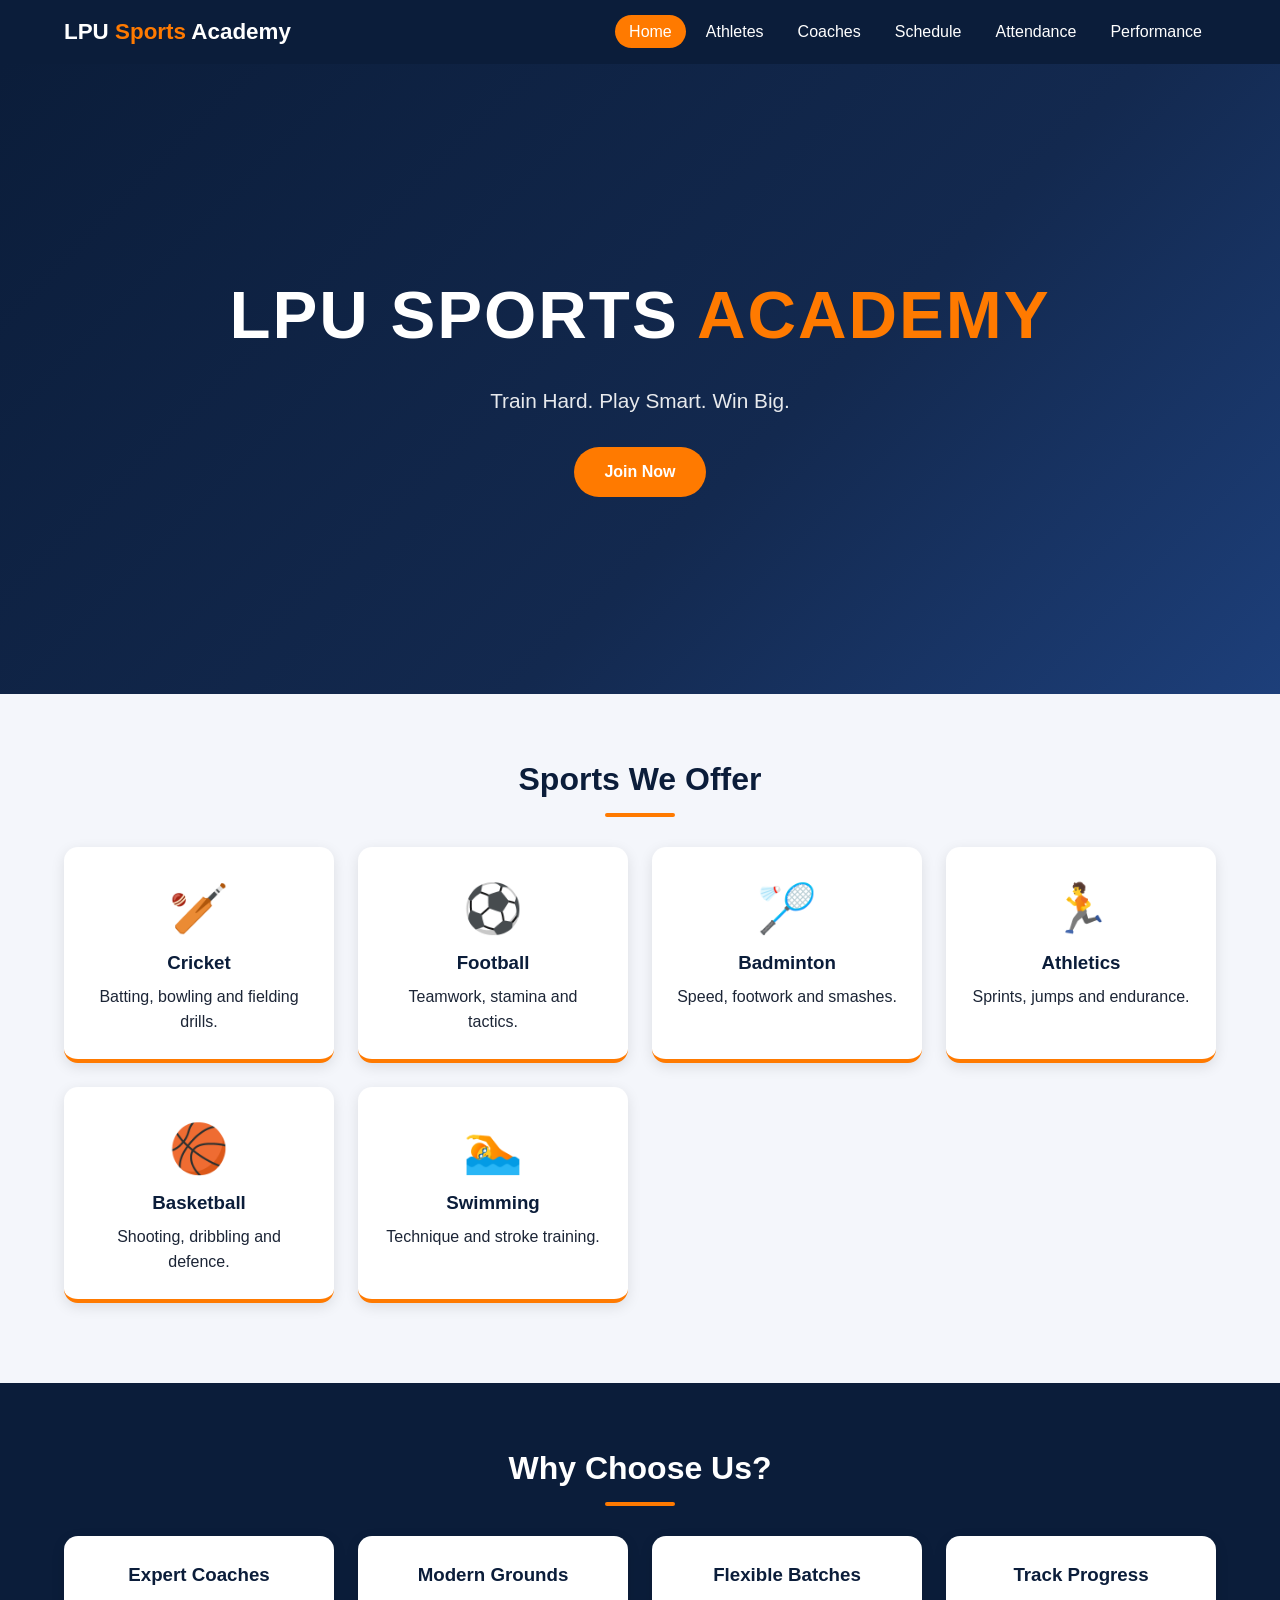
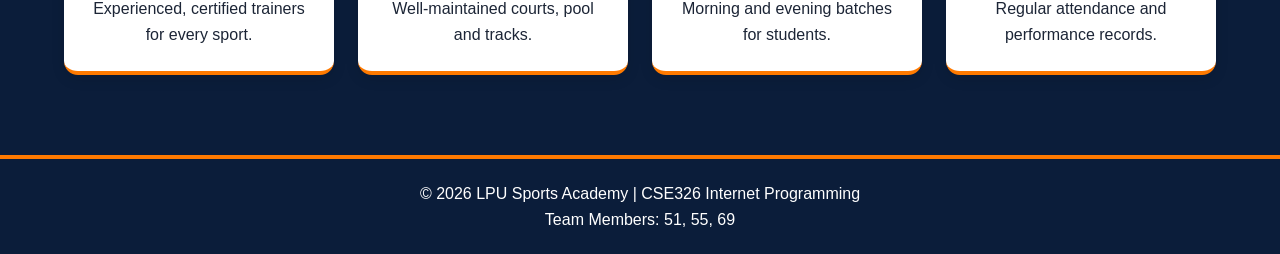
<file: index.html>
<!DOCTYPE html>
<html lang="en">
<head>
  <meta charset="UTF-8">
  <meta name="viewport" content="width=device-width, initial-scale=1.0">
  <title>Home | LPU Sports Academy</title>
  <link rel="stylesheet" href="style.css">
</head>
<body>
<header>
  <nav class="navbar">
    <a href="index.html" class="logo">LPU <span>Sports</span> Academy</a>
    <ul class="nav-links">
      <li><a href="index.html" class="active">Home</a></li>
      <li><a href="athletes.html" >Athletes</a></li>
      <li><a href="coaches.html" >Coaches</a></li>
      <li><a href="schedule.html" >Schedule</a></li>
      <li><a href="attendance.html" >Attendance</a></li>
      <li><a href="performance.html" >Performance</a></li>
    </ul>
  </nav>
</header>
<main>
  <section class="hero">
    <h1>LPU Sports <span>Academy</span></h1>
    <p>Train Hard. Play Smart. Win Big.</p>
    <a href="athletes.html" class="btn">Join Now</a>
  </section>

  <section class="section">
    <h2 class="title">Sports We Offer</h2>
    <div class="grid">
      <article class="card center"><div class="icon">🏏</div><h3>Cricket</h3><p>Batting, bowling and fielding drills.</p></article>
      <article class="card center"><div class="icon">⚽</div><h3>Football</h3><p>Teamwork, stamina and tactics.</p></article>
      <article class="card center"><div class="icon">🏸</div><h3>Badminton</h3><p>Speed, footwork and smashes.</p></article>
      <article class="card center"><div class="icon">🏃</div><h3>Athletics</h3><p>Sprints, jumps and endurance.</p></article>
      <article class="card center"><div class="icon">🏀</div><h3>Basketball</h3><p>Shooting, dribbling and defence.</p></article>
      <article class="card center"><div class="icon">🏊</div><h3>Swimming</h3><p>Technique and stroke training.</p></article>
    </div>
  </section>

  <section class="section dark">
    <h2 class="title">Why Choose Us?</h2>
    <div class="grid">
      <article class="card center"><h3>Expert Coaches</h3><p>Experienced, certified trainers for every sport.</p></article>
      <article class="card center"><h3>Modern Grounds</h3><p>Well-maintained courts, pool and tracks.</p></article>
      <article class="card center"><h3>Flexible Batches</h3><p>Morning and evening batches for students.</p></article>
      <article class="card center"><h3>Track Progress</h3><p>Regular attendance and performance records.</p></article>
    </div>
  </section>
</main>
<footer>
  <p>&copy; 2026 LPU Sports Academy | CSE326 Internet Programming</p>
  <p>Team Members: 51, 55, 69</p>
</footer>
<script src="script.js"></script>
</body>
</html>
</file>
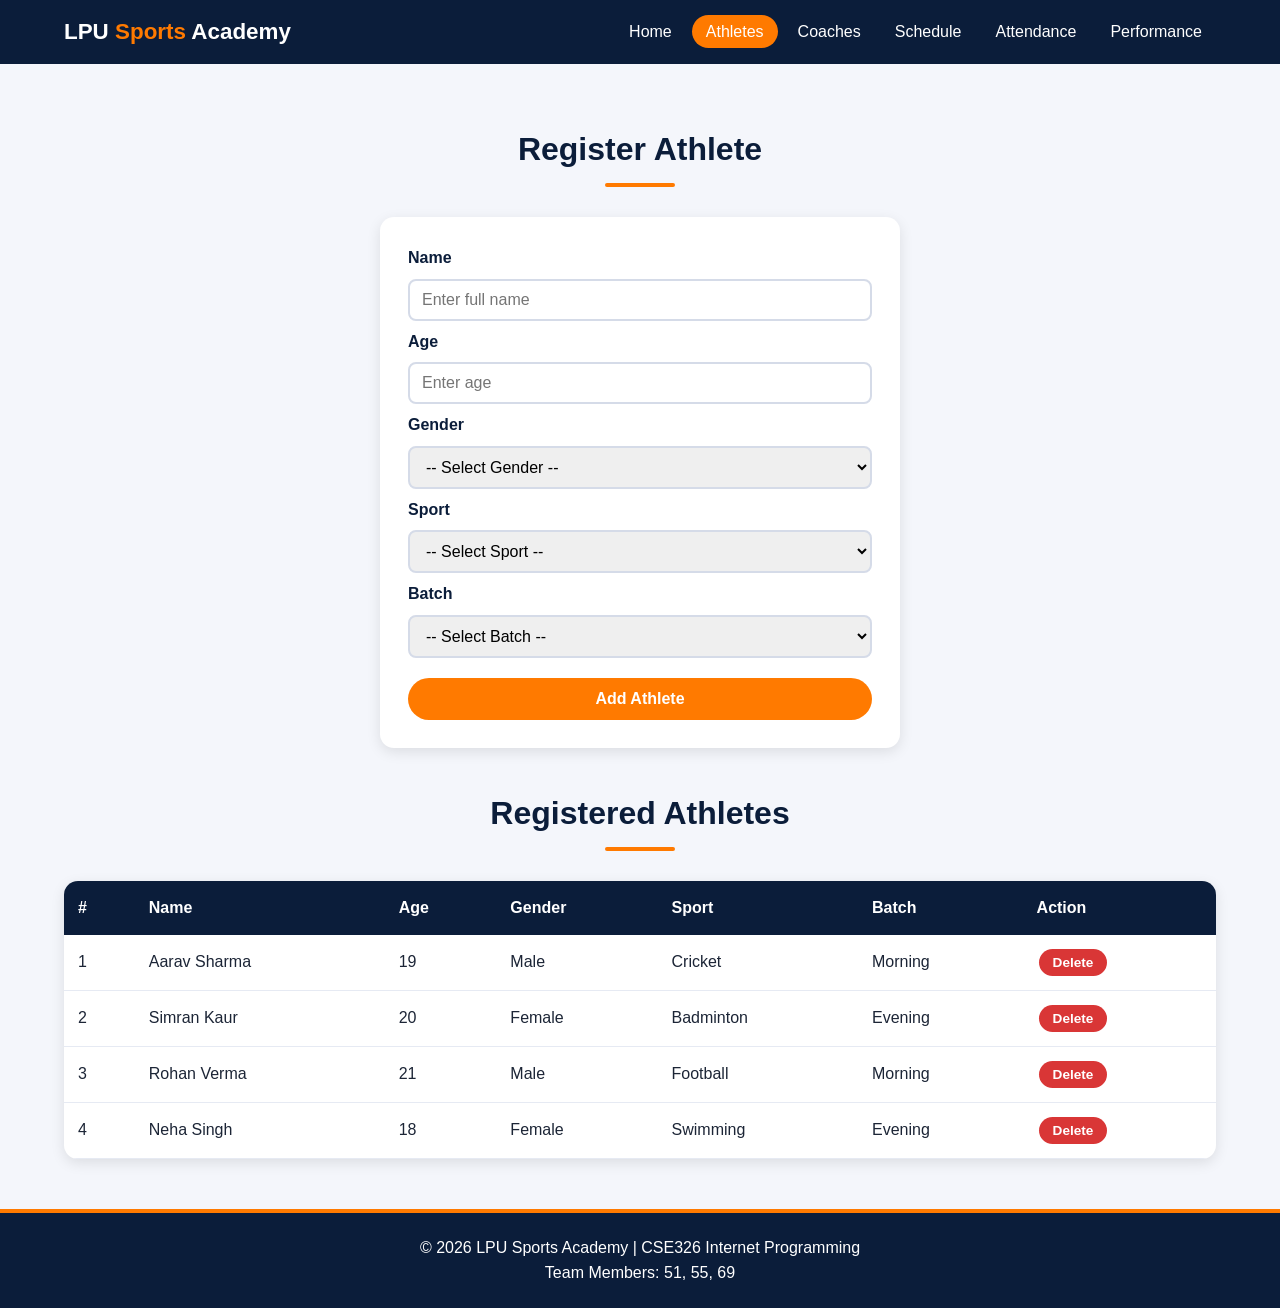
<file: athletes.html>
<!DOCTYPE html>
<html lang="en">
<head>
  <meta charset="UTF-8">
  <meta name="viewport" content="width=device-width, initial-scale=1.0">
  <title>Athletes | LPU Sports Academy</title>
  <link rel="stylesheet" href="style.css">
</head>
<body>
<header>
  <nav class="navbar">
    <a href="index.html" class="logo">LPU <span>Sports</span> Academy</a>
    <ul class="nav-links">
      <li><a href="index.html" >Home</a></li>
      <li><a href="athletes.html" class="active">Athletes</a></li>
      <li><a href="coaches.html" >Coaches</a></li>
      <li><a href="schedule.html" >Schedule</a></li>
      <li><a href="attendance.html" >Attendance</a></li>
      <li><a href="performance.html" >Performance</a></li>
    </ul>
  </nav>
</header>
<main class="section">
  <h2 class="title">Register Athlete</h2>
  <form id="athleteForm" class="form-box">
    <label for="name">Name</label>
    <input type="text" id="name" placeholder="Enter full name" required>

    <label for="age">Age</label>
    <input type="number" id="age" min="5" max="60" placeholder="Enter age" required>

    <label for="gender">Gender</label>
    <select id="gender" required>
      <option value="">-- Select Gender --</option>
      <option>Male</option><option>Female</option><option>Other</option>
    </select>

    <label for="sport">Sport</label>
    <select id="sport" required></select>

    <label for="batch">Batch</label>
    <select id="batch" required>
      <option value="">-- Select Batch --</option>
      <option>Morning</option><option>Evening</option>
    </select>

    <button type="submit" class="btn">Add Athlete</button>
  </form>

  <h2 class="title">Registered Athletes</h2>
  <div class="table-wrap">
    <table>
      <thead><tr><th>#</th><th>Name</th><th>Age</th><th>Gender</th><th>Sport</th><th>Batch</th><th>Action</th></tr></thead>
      <tbody id="athleteTable"></tbody>
    </table>
  </div>
</main>
<footer>
  <p>&copy; 2026 LPU Sports Academy | CSE326 Internet Programming</p>
  <p>Team Members: 51, 55, 69</p>
</footer>
<script src="script.js"></script>
</body>
</html>
</file>
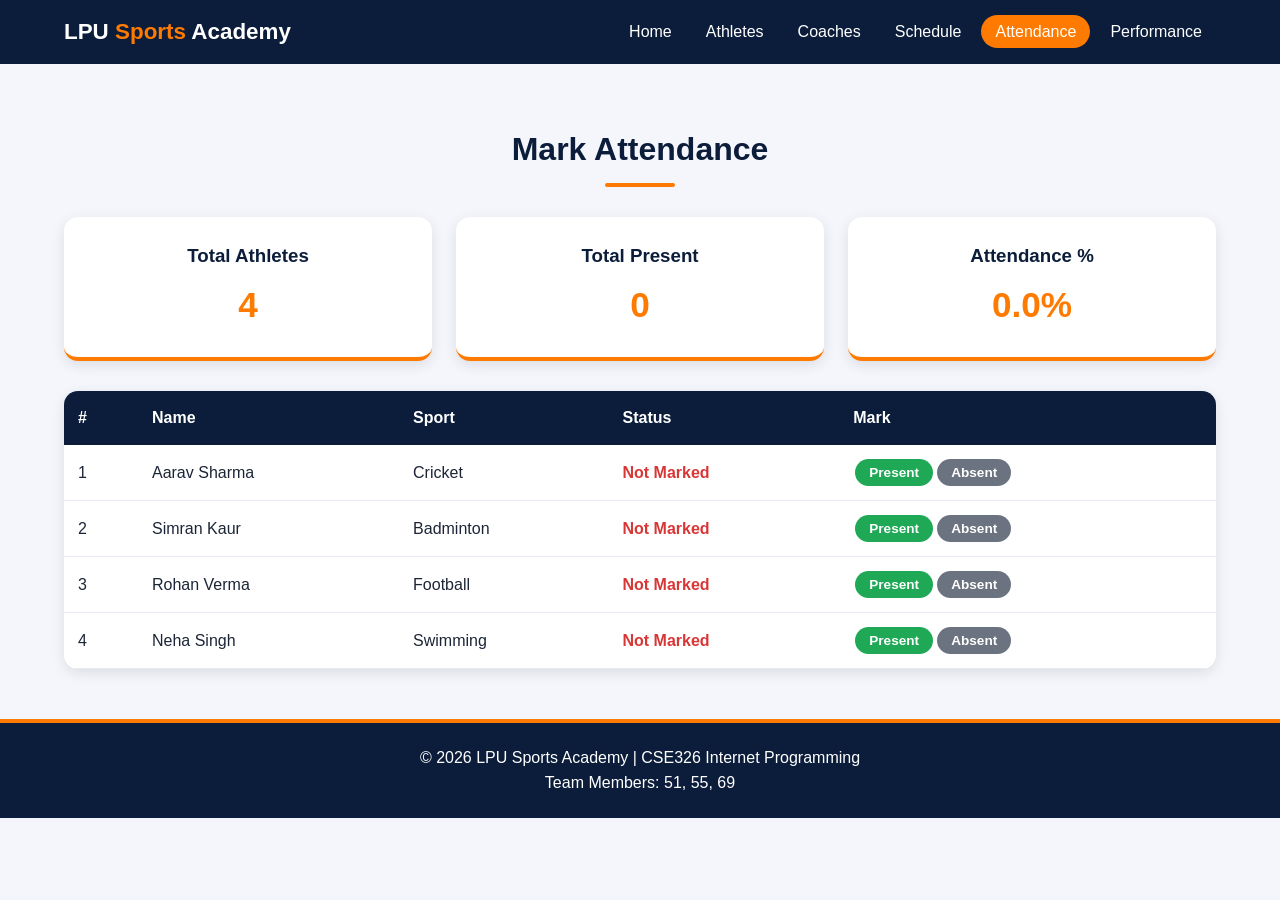
<file: attendance.html>
<!DOCTYPE html>
<html lang="en">
<head>
  <meta charset="UTF-8">
  <meta name="viewport" content="width=device-width, initial-scale=1.0">
  <title>Attendance | LPU Sports Academy</title>
  <link rel="stylesheet" href="style.css">
</head>
<body>
<header>
  <nav class="navbar">
    <a href="index.html" class="logo">LPU <span>Sports</span> Academy</a>
    <ul class="nav-links">
      <li><a href="index.html" >Home</a></li>
      <li><a href="athletes.html" >Athletes</a></li>
      <li><a href="coaches.html" >Coaches</a></li>
      <li><a href="schedule.html" >Schedule</a></li>
      <li><a href="attendance.html" class="active">Attendance</a></li>
      <li><a href="performance.html" >Performance</a></li>
    </ul>
  </nav>
</header>
<main class="section">
  <h2 class="title">Mark Attendance</h2>
  <div class="grid stats">
    <article class="card center"><h3>Total Athletes</h3><p class="big" id="totalCount">0</p></article>
    <article class="card center"><h3>Total Present</h3><p class="big" id="presentCount">0</p></article>
    <article class="card center"><h3>Attendance %</h3><p class="big" id="attendancePercent">0%</p></article>
  </div>
  <div class="table-wrap">
    <table>
      <thead><tr><th>#</th><th>Name</th><th>Sport</th><th>Status</th><th>Mark</th></tr></thead>
      <tbody id="attendanceTable"></tbody>
    </table>
  </div>
</main>
<footer>
  <p>&copy; 2026 LPU Sports Academy | CSE326 Internet Programming</p>
  <p>Team Members: 51, 55, 69</p>
</footer>
<script src="script.js"></script>
</body>
</html>
</file>
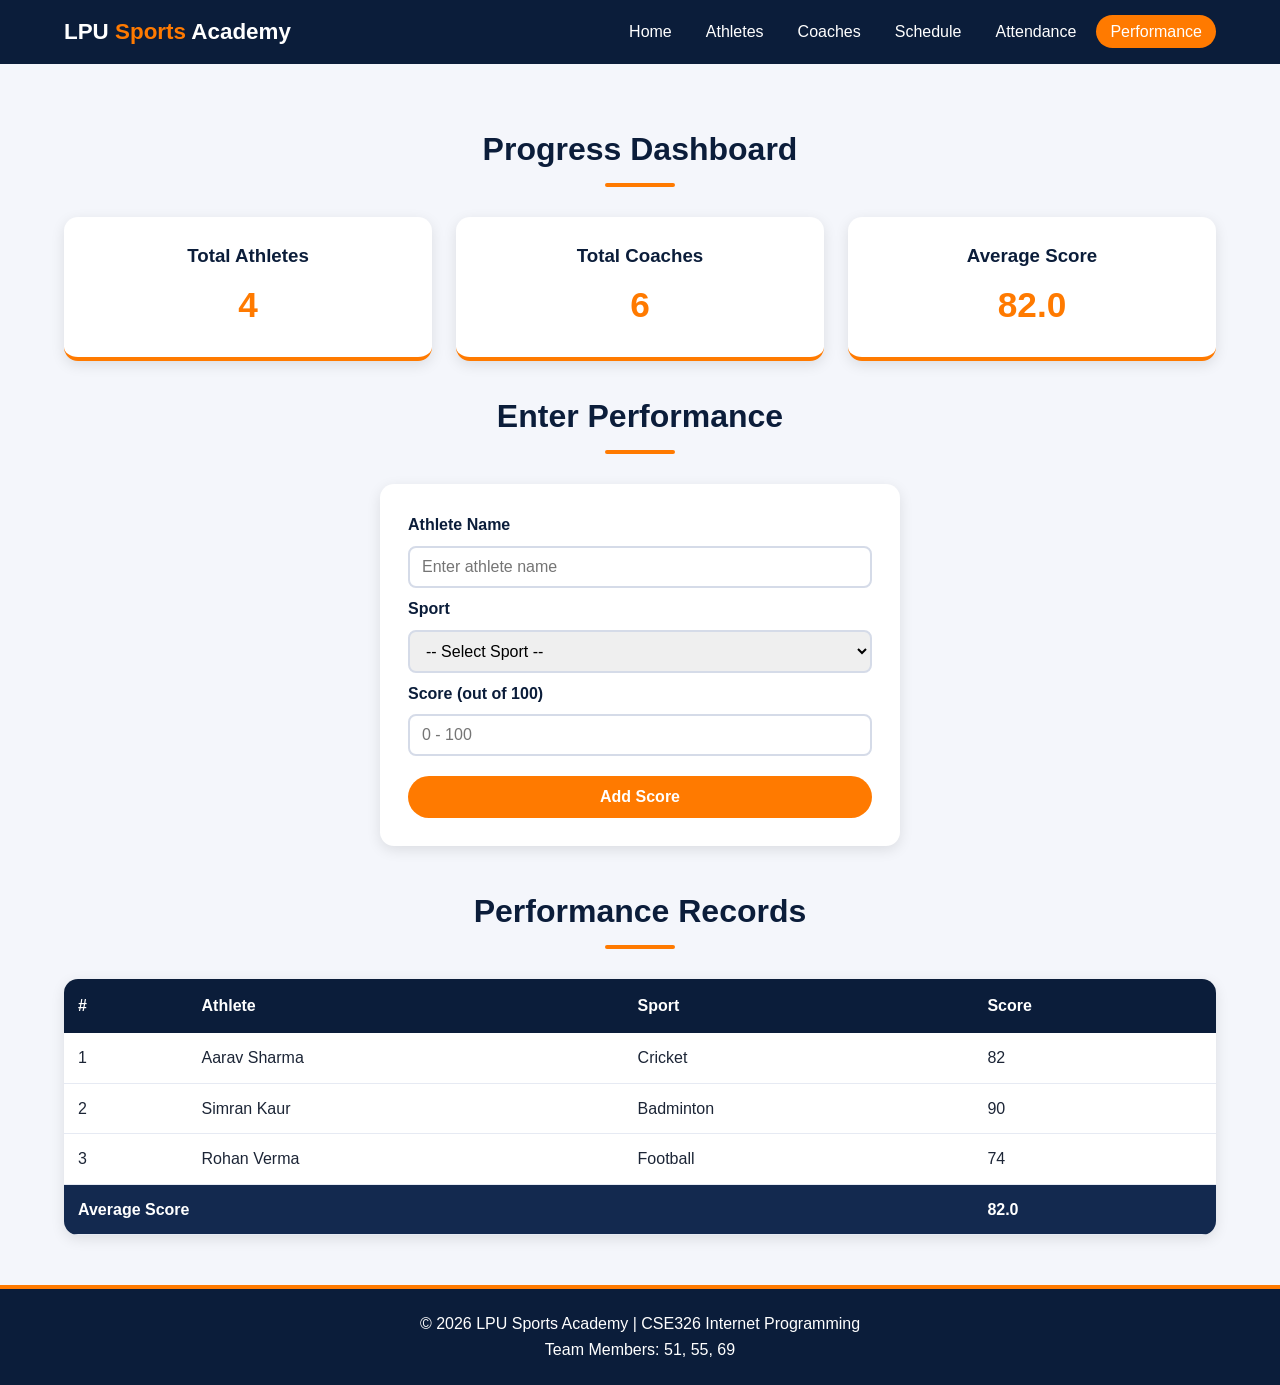
<file: performance.html>
<!DOCTYPE html>
<html lang="en">
<head>
  <meta charset="UTF-8">
  <meta name="viewport" content="width=device-width, initial-scale=1.0">
  <title>Performance | LPU Sports Academy</title>
  <link rel="stylesheet" href="style.css">
</head>
<body>
<header>
  <nav class="navbar">
    <a href="index.html" class="logo">LPU <span>Sports</span> Academy</a>
    <ul class="nav-links">
      <li><a href="index.html" >Home</a></li>
      <li><a href="athletes.html" >Athletes</a></li>
      <li><a href="coaches.html" >Coaches</a></li>
      <li><a href="schedule.html" >Schedule</a></li>
      <li><a href="attendance.html" >Attendance</a></li>
      <li><a href="performance.html" class="active">Performance</a></li>
    </ul>
  </nav>
</header>
<main class="section">
  <h2 class="title">Progress Dashboard</h2>
  <div class="grid stats">
    <article class="card center"><h3>Total Athletes</h3><p class="big" id="dashAthletes">0</p></article>
    <article class="card center"><h3>Total Coaches</h3><p class="big" id="dashCoaches">0</p></article>
    <article class="card center"><h3>Average Score</h3><p class="big" id="dashAverage">0</p></article>
  </div>

  <h2 class="title">Enter Performance</h2>
  <form id="performanceForm" class="form-box">
    <label for="pName">Athlete Name</label>
    <input type="text" id="pName" placeholder="Enter athlete name" required>

    <label for="pSport">Sport</label>
    <select id="pSport" required></select>

    <label for="pScore">Score (out of 100)</label>
    <input type="number" id="pScore" min="0" max="100" placeholder="0 - 100" required>

    <button type="submit" class="btn">Add Score</button>
  </form>

  <h2 class="title">Performance Records</h2>
  <div class="table-wrap">
    <table>
      <thead><tr><th>#</th><th>Athlete</th><th>Sport</th><th>Score</th></tr></thead>
      <tbody id="performanceTable"></tbody>
      <tfoot><tr><td colspan="3">Average Score</td><td id="averageScore">0</td></tr></tfoot>
    </table>
  </div>
</main>
<footer>
  <p>&copy; 2026 LPU Sports Academy | CSE326 Internet Programming</p>
  <p>Team Members: 51, 55, 69</p>
</footer>
<script src="script.js"></script>
</body>
</html>
</file>
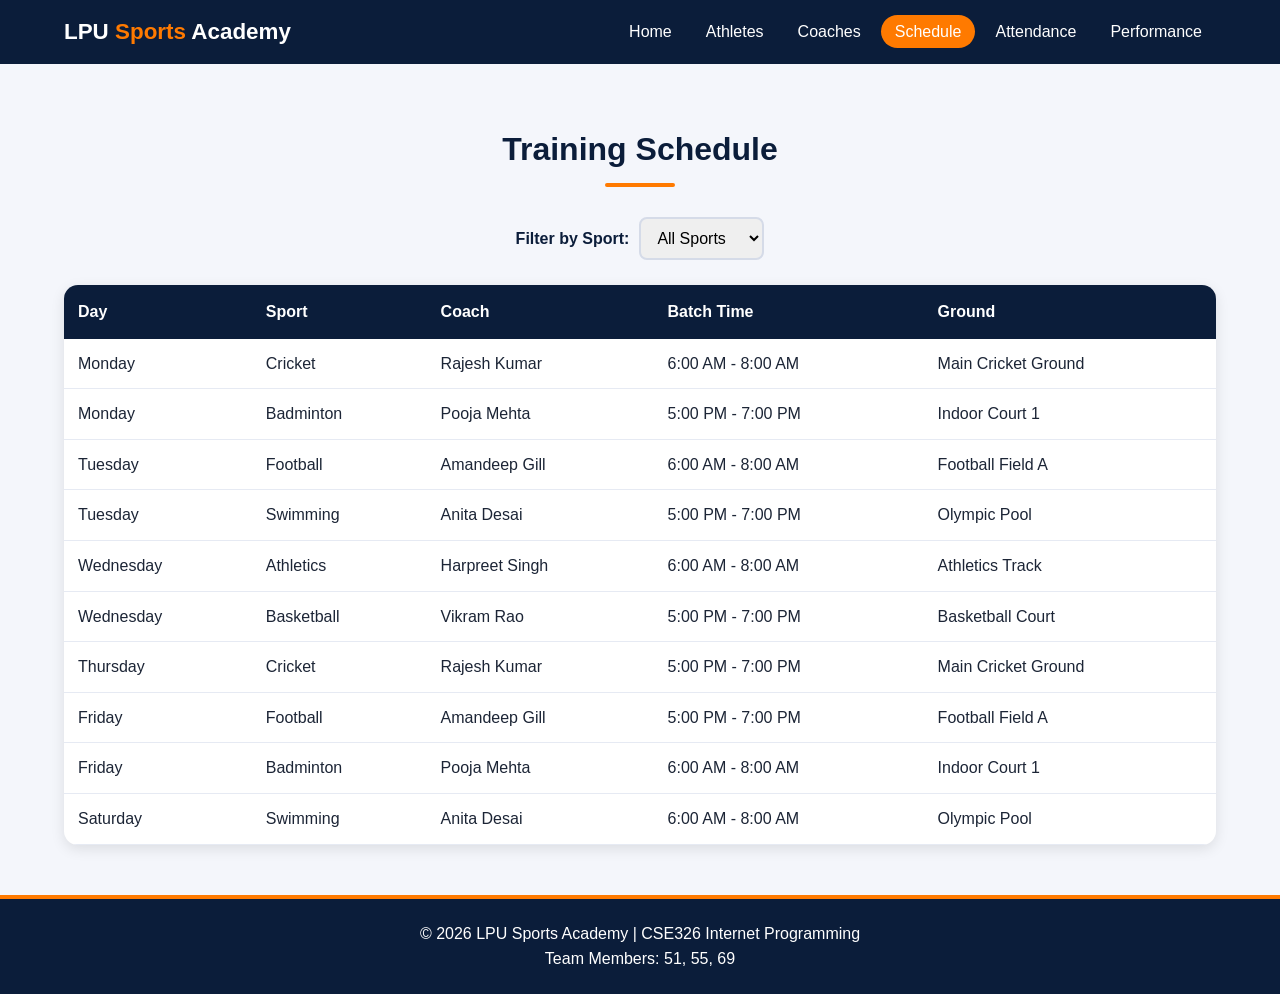
<file: schedule.html>
<!DOCTYPE html>
<html lang="en">
<head>
  <meta charset="UTF-8">
  <meta name="viewport" content="width=device-width, initial-scale=1.0">
  <title>Schedule | LPU Sports Academy</title>
  <link rel="stylesheet" href="style.css">
</head>
<body>
<header>
  <nav class="navbar">
    <a href="index.html" class="logo">LPU <span>Sports</span> Academy</a>
    <ul class="nav-links">
      <li><a href="index.html" >Home</a></li>
      <li><a href="athletes.html" >Athletes</a></li>
      <li><a href="coaches.html" >Coaches</a></li>
      <li><a href="schedule.html" class="active">Schedule</a></li>
      <li><a href="attendance.html" >Attendance</a></li>
      <li><a href="performance.html" >Performance</a></li>
    </ul>
  </nav>
</header>
<main class="section">
  <h2 class="title">Training Schedule</h2>
  <div class="filter-bar">
    <label for="scheduleFilter">Filter by Sport:</label>
    <select id="scheduleFilter"></select>
  </div>
  <div class="table-wrap">
    <table>
      <thead><tr><th>Day</th><th>Sport</th><th>Coach</th><th>Batch Time</th><th>Ground</th></tr></thead>
      <tbody id="scheduleTable"></tbody>
    </table>
  </div>
</main>
<footer>
  <p>&copy; 2026 LPU Sports Academy | CSE326 Internet Programming</p>
  <p>Team Members: 51, 55, 69</p>
</footer>
<script src="script.js"></script>
</body>
</html>
</file>
<file: style.css>
:root {
  --navy: #0b1d3a;
  --navy-light: #13294f;
  --orange: #ff7a00;
  --orange-dark: #e06600;
  --light: #f4f6fb;
  --white: #ffffff;
  --text: #1c2536;
  --radius: 14px;
}

* { margin: 0; padding: 0; box-sizing: border-box; }
body { font-family: "Segoe UI", Arial, sans-serif; background: var(--light); color: var(--text); line-height: 1.6; }
a { text-decoration: none; }

/* Navbar */
.navbar { display: flex; justify-content: space-between; align-items: center; flex-wrap: wrap; gap: 10px; background: var(--navy); padding: 14px 5%; position: sticky; top: 0; z-index: 10; }
.logo { color: var(--white); font-size: 1.4rem; font-weight: 800; }
.logo span { color: var(--orange); }
.nav-links { display: flex; flex-wrap: wrap; gap: 6px; list-style: none; }
.nav-links a { color: var(--white); padding: 8px 14px; border-radius: 20px; transition: 0.3s; }
.nav-links a:hover, .nav-links a.active { background: var(--orange); }

/* Hero */
.hero { display: flex; flex-direction: column; align-items: center; justify-content: center; text-align: center; min-height: 70vh; padding: 40px 5%; color: var(--white); background: linear-gradient(135deg, var(--navy) 0%, var(--navy-light) 60%, #1d3f7a 100%); }
.hero h1 { font-size: clamp(2.2rem, 7vw, 4.2rem); text-transform: uppercase; letter-spacing: 2px; }
.hero h1 span { color: var(--orange); }
.hero p { font-size: 1.3rem; margin: 15px 0 30px; opacity: 0.9; }

/* Buttons */
.btn { display: inline-block; background: var(--orange); color: var(--white); border: none; padding: 12px 30px; border-radius: 30px; font-size: 1rem; font-weight: 700; cursor: pointer; transition: 0.3s; }
.btn:hover { background: var(--orange-dark); transform: translateY(-3px); box-shadow: 0 6px 14px rgba(255, 122, 0, 0.4); }
.btn-small { padding: 6px 14px; font-size: 0.85rem; border: none; border-radius: 20px; color: var(--white); cursor: pointer; font-weight: 600; margin: 2px; }
.btn-delete { background: #d93636; }
.btn-present { background: #1fa855; }
.btn-absent { background: #6b7280; }
.btn-small:hover { opacity: 0.85; }

/* Sections */
.section { padding: 50px 5%; }
.section.dark { background: var(--navy); }
.section.dark .title { color: var(--white); }
.title { text-align: center; color: var(--navy); font-size: 2rem; margin: 10px 0 30px; }
.title::after { content: ""; display: block; width: 70px; height: 4px; background: var(--orange); margin: 8px auto 0; border-radius: 4px; }

/* Cards (Grid) */
.grid { display: grid; grid-template-columns: repeat(auto-fit, minmax(230px, 1fr)); gap: 24px; margin-bottom: 30px; }
.card { background: var(--white); padding: 24px; border-radius: var(--radius); box-shadow: 0 4px 14px rgba(0, 0, 0, 0.1); transition: 0.3s; border-bottom: 4px solid var(--orange); }
.card:hover { transform: translateY(-8px); box-shadow: 0 10px 22px rgba(0, 0, 0, 0.18); }
.card h3 { color: var(--navy); margin-bottom: 6px; }
.center { text-align: center; }
.icon { font-size: 3rem; }
.big { font-size: 2.2rem; font-weight: 800; color: var(--orange); }
.coach-card img { width: 100%; border-radius: 10px; margin-bottom: 12px; }
.tag { display: inline-block; background: var(--navy); color: var(--white); padding: 2px 12px; border-radius: 20px; font-size: 0.85rem; margin-bottom: 6px; }

/* Forms */
.form-box { display: flex; flex-direction: column; gap: 8px; max-width: 520px; margin: 0 auto 40px; background: var(--white); padding: 28px; border-radius: var(--radius); box-shadow: 0 4px 14px rgba(0, 0, 0, 0.1); }
.form-box label { font-weight: 600; color: var(--navy); }
input, select { padding: 10px 12px; border: 2px solid #d5dbe8; border-radius: 8px; font-size: 1rem; }
input:focus, select:focus { outline: none; border-color: var(--orange); }
.form-box .btn { margin-top: 12px; }
.filter-bar { display: flex; justify-content: center; align-items: center; flex-wrap: wrap; gap: 10px; margin-bottom: 25px; font-weight: 600; color: var(--navy); }

/* Tables */
.table-wrap { overflow-x: auto; background: var(--white); border-radius: var(--radius); box-shadow: 0 4px 14px rgba(0, 0, 0, 0.1); }
table { width: 100%; border-collapse: collapse; min-width: 560px; }
th { background: var(--navy); color: var(--white); padding: 14px; text-align: left; }
td { padding: 12px 14px; border-bottom: 1px solid #e6eaf3; }
tbody tr:hover { background: #fff3e6; }
tfoot td { font-weight: 800; background: var(--navy-light); color: var(--white); }
.present { color: #1fa855; font-weight: 700; }
.absent { color: #d93636; font-weight: 700; }
.empty { text-align: center; color: #777; padding: 20px; }

/* Footer */
footer { background: var(--navy); color: var(--white); text-align: center; padding: 22px 5%; border-top: 4px solid var(--orange); }

/* Responsive */
@media (max-width: 600px) {
  .navbar { justify-content: center; }
  .nav-links { justify-content: center; }
  .section { padding: 35px 4%; }
  .title { font-size: 1.6rem; }
}
</file>
